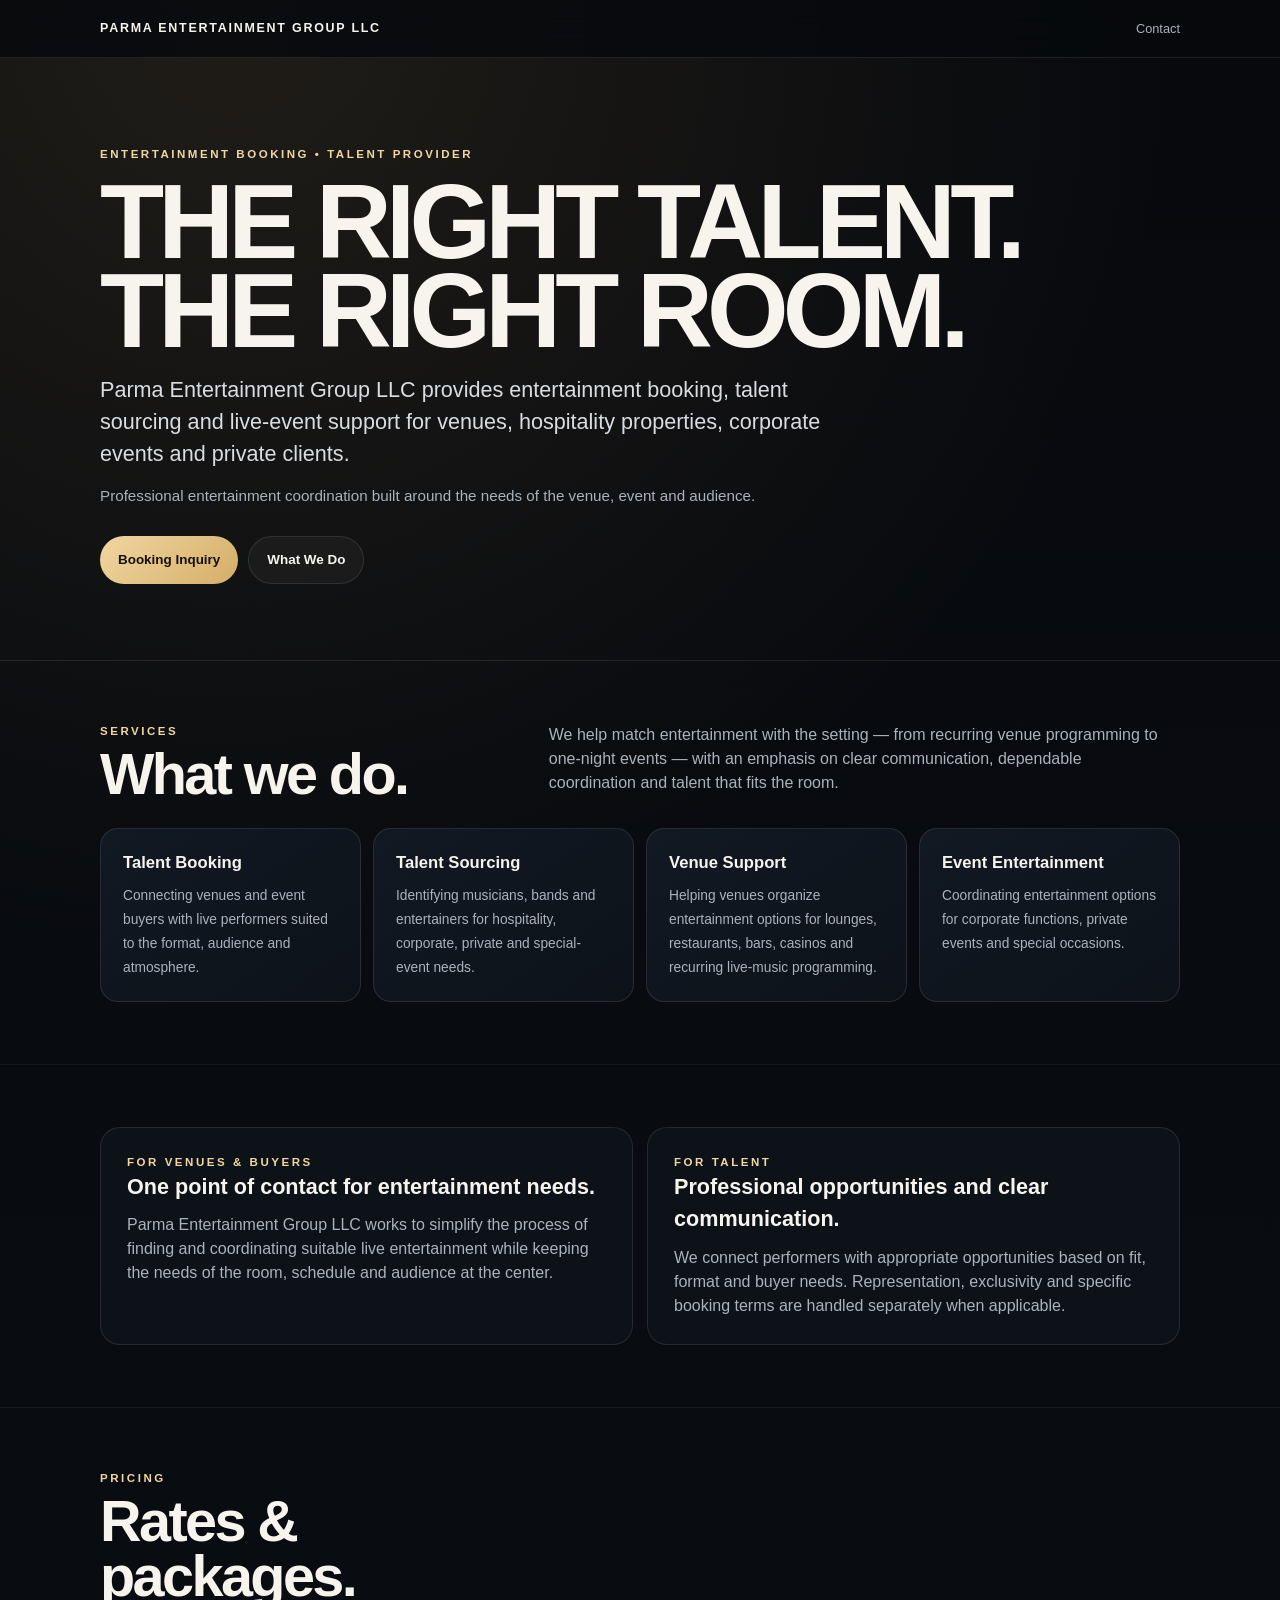
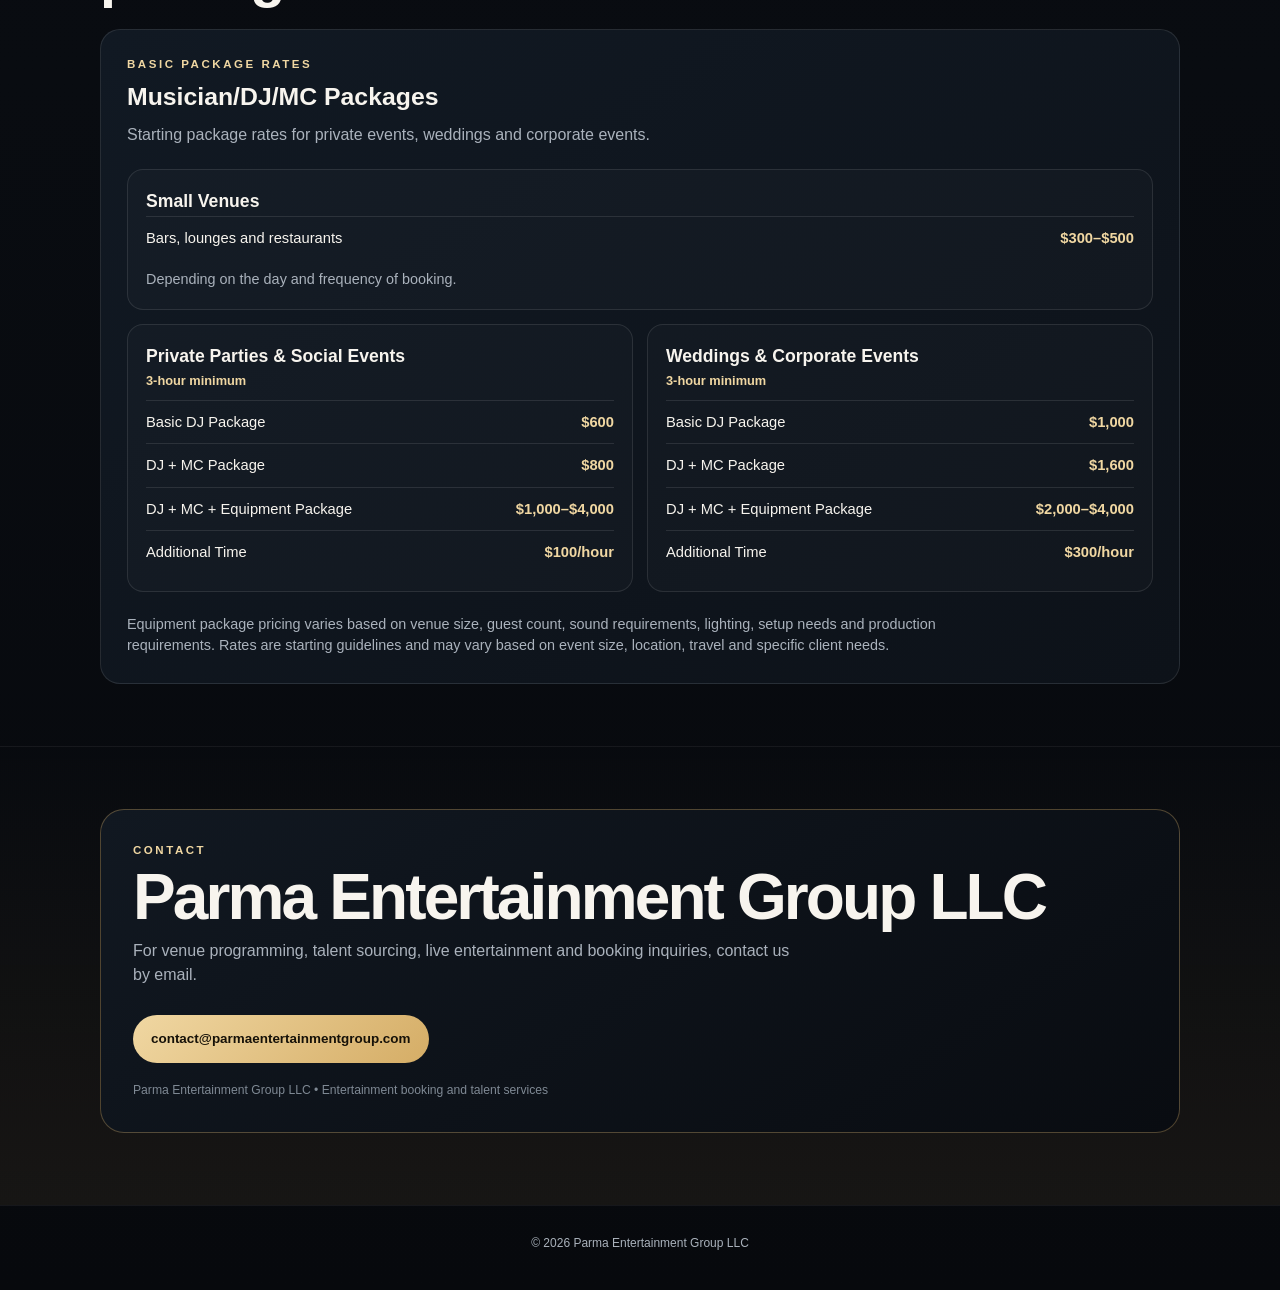
<file: index.html>
<!doctype html>
<html lang="en">
<head>
<meta charset="utf-8">
<meta name="viewport" content="width=device-width,initial-scale=1,viewport-fit=cover">
<meta name="theme-color" content="#07090d">
<title>Parma Entertainment Group LLC | Entertainment Booking & Talent</title>
<meta name="description" content="Parma Entertainment Group LLC provides entertainment booking, talent sourcing and live-event support for venues, hospitality, corporate events and private clients.">
<meta property="og:title" content="Parma Entertainment Group LLC">
<meta property="og:description" content="Entertainment Booking • Talent Provider • Live Event Support">
<meta property="og:type" content="website">
<meta property="og:url" content="https://parmaentertainmentgroup.com/">
<link rel="canonical" href="https://parmaentertainmentgroup.com/">
<style>
:root{--bg:#07090d;--panel:#0d1219;--panel2:#111923;--text:#f7f4ee;--muted:#aab2bc;--line:rgba(255,255,255,.10);--gold:#d5ad66;--gold2:#f0d7a2;--max:1080px}
*{box-sizing:border-box}
html{background:var(--bg);scroll-behavior:smooth}
body{margin:0;background:radial-gradient(circle at 18% 0,rgba(213,173,102,.12),transparent 31%),linear-gradient(180deg,#07090d,#090c11 58%,#07090d);color:var(--text);font-family:-apple-system,BlinkMacSystemFont,"Segoe UI",Arial,sans-serif;line-height:1.5}
a{color:inherit}.wrap{width:min(var(--max),calc(100% - 32px));margin:auto}
.top{height:58px;border-bottom:1px solid var(--line);display:flex;align-items:center;background:rgba(7,9,13,.82);backdrop-filter:blur(14px);position:sticky;top:0;z-index:10}
.top .wrap{display:flex;align-items:center;justify-content:space-between;gap:20px}
.brand{font-weight:900;letter-spacing:.14em;font-size:.78rem}.top a{text-decoration:none;color:var(--muted);font-size:.8rem}
.hero{padding:88px 0 76px;border-bottom:1px solid var(--line)}
.kicker{font-size:.72rem;letter-spacing:.22em;text-transform:uppercase;color:var(--gold2);font-weight:900}
.hero h1{font-size:clamp(3.2rem,8.2vw,7.4rem);line-height:.85;letter-spacing:-.055em;margin:14px 0 18px;max-width:950px}
.hero .lead{font-size:clamp(1.05rem,2vw,1.35rem);max-width:760px;color:#d9dde2;margin:0}
.tagline{margin-top:14px;color:var(--muted);font-size:.95rem}
.actions{display:flex;gap:10px;flex-wrap:wrap;margin-top:28px}
.btn{min-height:48px;padding:0 18px;border-radius:999px;border:1px solid var(--line);display:inline-flex;align-items:center;justify-content:center;text-decoration:none;font-size:.84rem;font-weight:900;background:rgba(255,255,255,.04)}
.btn.primary{background:linear-gradient(135deg,var(--gold2),var(--gold));color:#161108;border:0}
section{padding:62px 0;border-bottom:1px solid rgba(255,255,255,.06)}
.section-head{display:grid;grid-template-columns:.8fr 1.2fr;gap:28px;align-items:start;margin-bottom:26px}
.section-head h2{font-size:clamp(2.1rem,4.5vw,3.8rem);letter-spacing:-.045em;line-height:.95;margin:7px 0 0}
.section-head p{margin:0;color:var(--muted);font-size:1rem;max-width:610px}
.services{display:grid;grid-template-columns:repeat(4,1fr);gap:12px}
.card{background:linear-gradient(145deg,var(--panel2),var(--panel));border:1px solid var(--line);border-radius:18px;padding:22px}
.card strong{display:block;font-size:1.04rem;margin-bottom:7px}.card span{color:var(--muted);font-size:.86rem}
.split{display:grid;grid-template-columns:1fr 1fr;gap:14px}
.panel{background:var(--panel);border:1px solid var(--line);border-radius:20px;padding:26px}
.panel h3{font-size:1.35rem;margin:0 0 10px}.panel p{margin:0;color:var(--muted)}
.rate-sheet{background:linear-gradient(145deg,var(--panel2),var(--panel));border:1px solid var(--line);border-radius:20px;padding:26px}
.rate-sheet h3{font-size:1.55rem;margin:4px 0 8px}.rate-intro,.rate-note{color:var(--muted);margin:0;max-width:820px}
.rate-grid{display:grid;grid-template-columns:repeat(2,minmax(0,1fr));gap:14px;margin:22px 0}
.rate-group{border:1px solid var(--line);border-radius:16px;padding:18px;background:rgba(255,255,255,.02)}
.rate-group h4{font-size:1.1rem;margin:0 0 2px}.rate-minimum{font-size:.8rem;color:var(--gold2);font-weight:700;margin-bottom:10px}
.rate-row{display:flex;justify-content:space-between;align-items:baseline;gap:16px;border-top:1px solid var(--line);padding:10px 0;font-size:.92rem}
.rate-row strong{white-space:nowrap;color:var(--gold2)}.rate-note{font-size:.9rem}.small-venue{grid-column:1/-1}.small-venue .rate-note{margin-top:10px}
.contact{background:linear-gradient(180deg,transparent,rgba(213,173,102,.08));padding-bottom:72px}
.contact-box{border:1px solid rgba(213,173,102,.34);border-radius:24px;padding:32px;background:linear-gradient(145deg,#111821,#090c11)}
.contact-box h2{font-size:clamp(2.3rem,5vw,4.5rem);line-height:.94;letter-spacing:-.045em;margin:8px 0 12px}
.contact-box p{margin:0;color:var(--muted);max-width:670px}
.legal{margin-top:18px;color:#7f8994;font-size:.76rem}
footer{padding:28px 0 38px;color:var(--muted);font-size:.75rem;text-align:center}
@media(max-width:850px){.services{grid-template-columns:1fr 1fr}.section-head,.split{grid-template-columns:1fr}.section-head{gap:12px}}
@media(max-width:520px){.wrap{width:min(100% - 22px,var(--max))}.top{height:52px}.brand{font-size:.69rem;letter-spacing:.10em}.top a{font-size:.72rem}.hero{padding:58px 0 48px}.hero h1{font-size:3.25rem}.services{grid-template-columns:1fr 1fr;gap:8px}.card{padding:16px}.card strong{font-size:.93rem}.card span{font-size:.76rem}section{padding:42px 0}.panel,.rate-sheet{padding:20px}.rate-grid{grid-template-columns:1fr}.contact-box{padding:23px}.actions .btn{flex:1 1 46%}}
</style>
</head>
<body>
<header class="top">
  <div class="wrap">
    <div class="brand">PARMA ENTERTAINMENT GROUP LLC</div>
    <a href="#contact">Contact</a>
  </div>
</header>

<main>
<section class="hero">
  <div class="wrap">
    <div class="kicker">Entertainment Booking • Talent Provider</div>
    <h1>THE RIGHT TALENT.<br>THE RIGHT ROOM.</h1>
    <p class="lead">Parma Entertainment Group LLC provides entertainment booking, talent sourcing and live-event support for venues, hospitality properties, corporate events and private clients.</p>
    <p class="tagline">Professional entertainment coordination built around the needs of the venue, event and audience.</p>
    <div class="actions">
      <a class="btn primary" href="mailto:contact@parmaentertainmentgroup.com?subject=Parma%20Entertainment%20Group%20Inquiry">Booking Inquiry</a>
      <a class="btn" href="#services">What We Do</a>
    </div>
  </div>
</section>

<section id="services">
  <div class="wrap">
    <div class="section-head">
      <div><div class="kicker">Services</div><h2>What we do.</h2></div>
      <p>We help match entertainment with the setting — from recurring venue programming to one-night events — with an emphasis on clear communication, dependable coordination and talent that fits the room.</p>
    </div>
    <div class="services">
      <div class="card"><strong>Talent Booking</strong><span>Connecting venues and event buyers with live performers suited to the format, audience and atmosphere.</span></div>
      <div class="card"><strong>Talent Sourcing</strong><span>Identifying musicians, bands and entertainers for hospitality, corporate, private and special-event needs.</span></div>
      <div class="card"><strong>Venue Support</strong><span>Helping venues organize entertainment options for lounges, restaurants, bars, casinos and recurring live-music programming.</span></div>
      <div class="card"><strong>Event Entertainment</strong><span>Coordinating entertainment options for corporate functions, private events and special occasions.</span></div>
    </div>
  </div>
</section>

<section>
  <div class="wrap split">
    <div class="panel">
      <div class="kicker">For Venues & Buyers</div>
      <h3>One point of contact for entertainment needs.</h3>
      <p>Parma Entertainment Group LLC works to simplify the process of finding and coordinating suitable live entertainment while keeping the needs of the room, schedule and audience at the center.</p>
    </div>
    <div class="panel">
      <div class="kicker">For Talent</div>
      <h3>Professional opportunities and clear communication.</h3>
      <p>We connect performers with appropriate opportunities based on fit, format and buyer needs. Representation, exclusivity and specific booking terms are handled separately when applicable.</p>
    </div>
  </div>
</section>

<section id="rates">
  <div class="wrap">
    <div class="section-head">
      <div><div class="kicker">Pricing</div><h2>Rates & packages.</h2></div>
    </div>
    <div class="rate-sheet">
      <div class="kicker">Basic Package Rates</div>
      <h3>Musician/DJ/MC Packages</h3>
      <p class="rate-intro">Starting package rates for private events, weddings and corporate events.</p>
      <div class="rate-grid">
        <div class="rate-group small-venue">
          <h4>Small Venues</h4>
          <div class="rate-row"><span>Bars, lounges and restaurants</span><strong>$300–$500</strong></div>
          <p class="rate-note">Depending on the day and frequency of booking.</p>
        </div>
        <div class="rate-group">
          <h4>Private Parties & Social Events</h4>
          <div class="rate-minimum">3-hour minimum</div>
          <div class="rate-row"><span>Basic DJ Package</span><strong>$600</strong></div>
          <div class="rate-row"><span>DJ + MC Package</span><strong>$800</strong></div>
          <div class="rate-row"><span>DJ + MC + Equipment Package</span><strong>$1,000–$4,000</strong></div>
          <div class="rate-row"><span>Additional Time</span><strong>$100/hour</strong></div>
        </div>
        <div class="rate-group">
          <h4>Weddings & Corporate Events</h4>
          <div class="rate-minimum">3-hour minimum</div>
          <div class="rate-row"><span>Basic DJ Package</span><strong>$1,000</strong></div>
          <div class="rate-row"><span>DJ + MC Package</span><strong>$1,600</strong></div>
          <div class="rate-row"><span>DJ + MC + Equipment Package</span><strong>$2,000–$4,000</strong></div>
          <div class="rate-row"><span>Additional Time</span><strong>$300/hour</strong></div>
        </div>
      </div>
      <p class="rate-note">Equipment package pricing varies based on venue size, guest count, sound requirements, lighting, setup needs and production requirements. Rates are starting guidelines and may vary based on event size, location, travel and specific client needs.</p>
    </div>
  </div>
</section>

<section class="contact" id="contact">
  <div class="wrap">
    <div class="contact-box">
      <div class="kicker">Contact</div>
      <h2>Parma Entertainment Group LLC</h2>
      <p>For venue programming, talent sourcing, live entertainment and booking inquiries, contact us by email.</p>
      <div class="actions">
        <a class="btn primary" href="mailto:contact@parmaentertainmentgroup.com?subject=Parma%20Entertainment%20Group%20Inquiry">contact@parmaentertainmentgroup.com</a>
      </div>
      <div class="legal">Parma Entertainment Group LLC • Entertainment booking and talent services</div>
    </div>
  </div>
</section>
</main>

<footer>© 2026 Parma Entertainment Group LLC</footer>
</body>
</html>
</file>
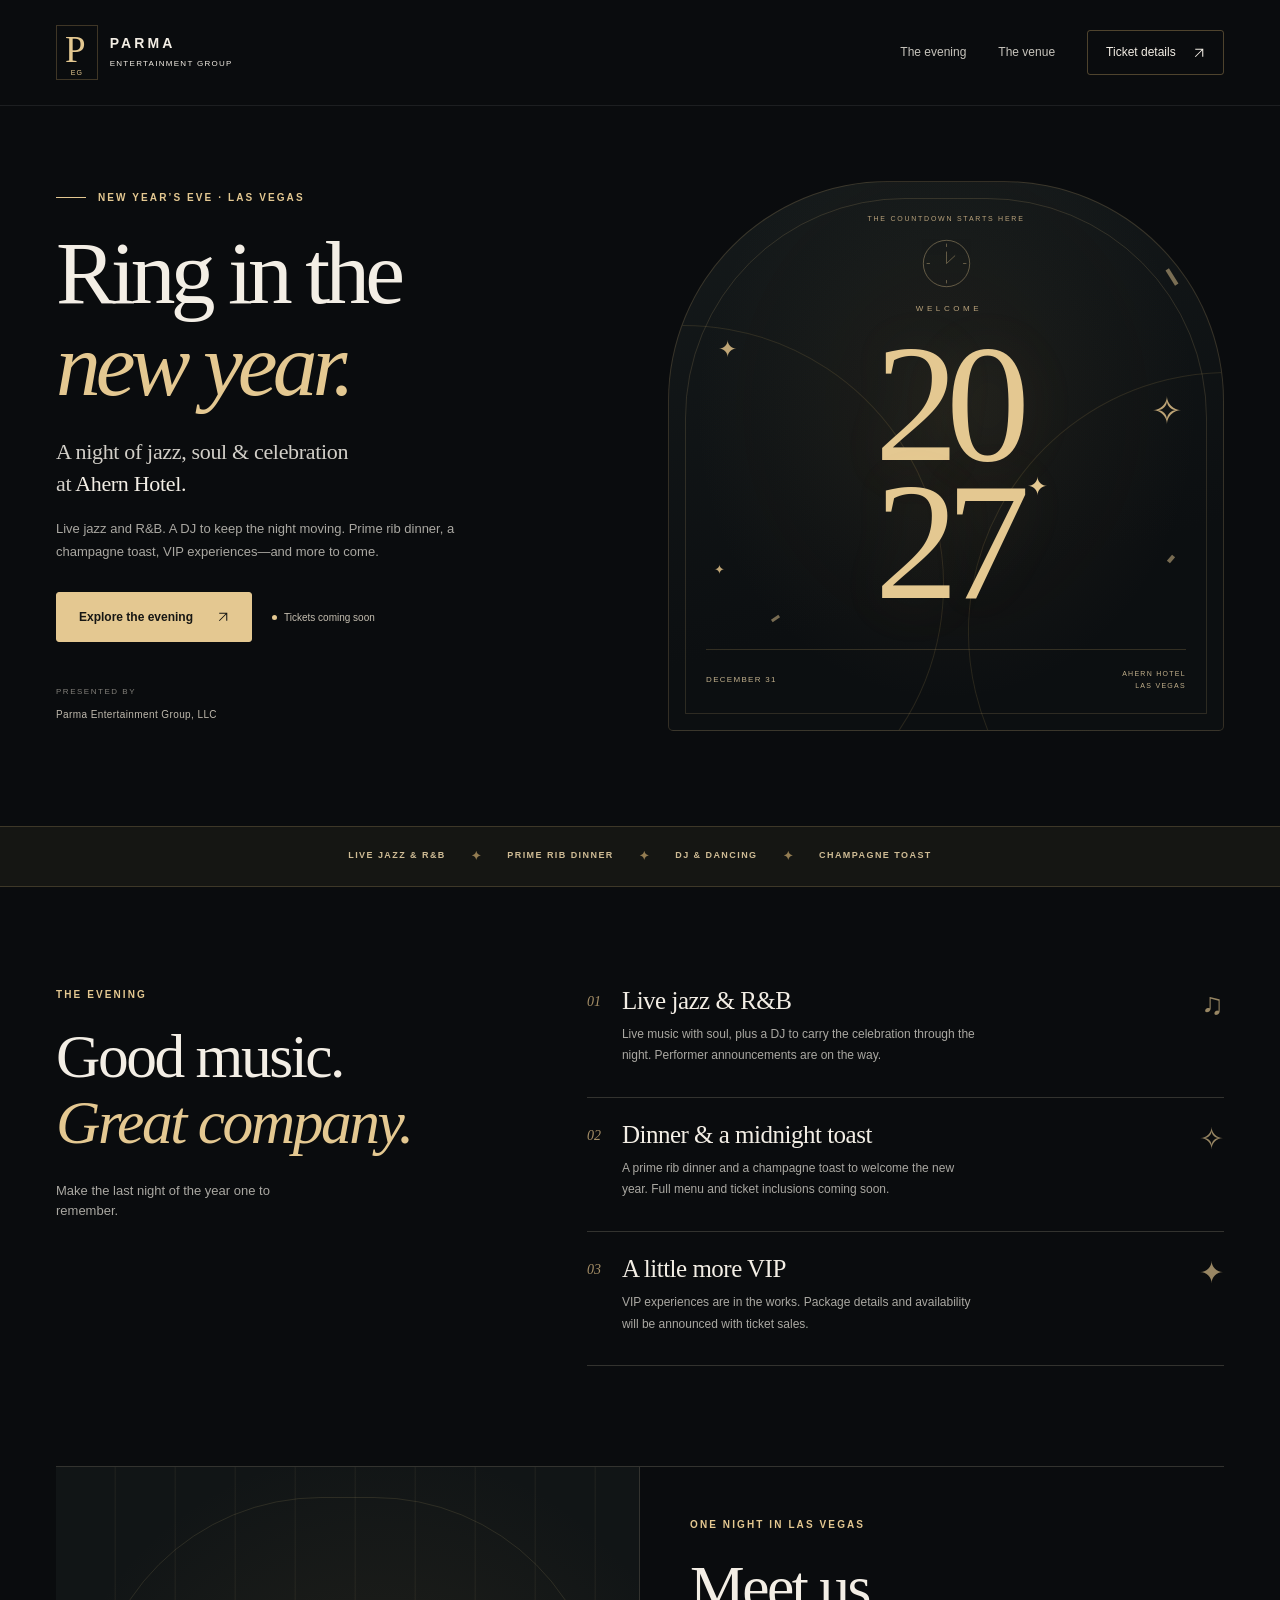
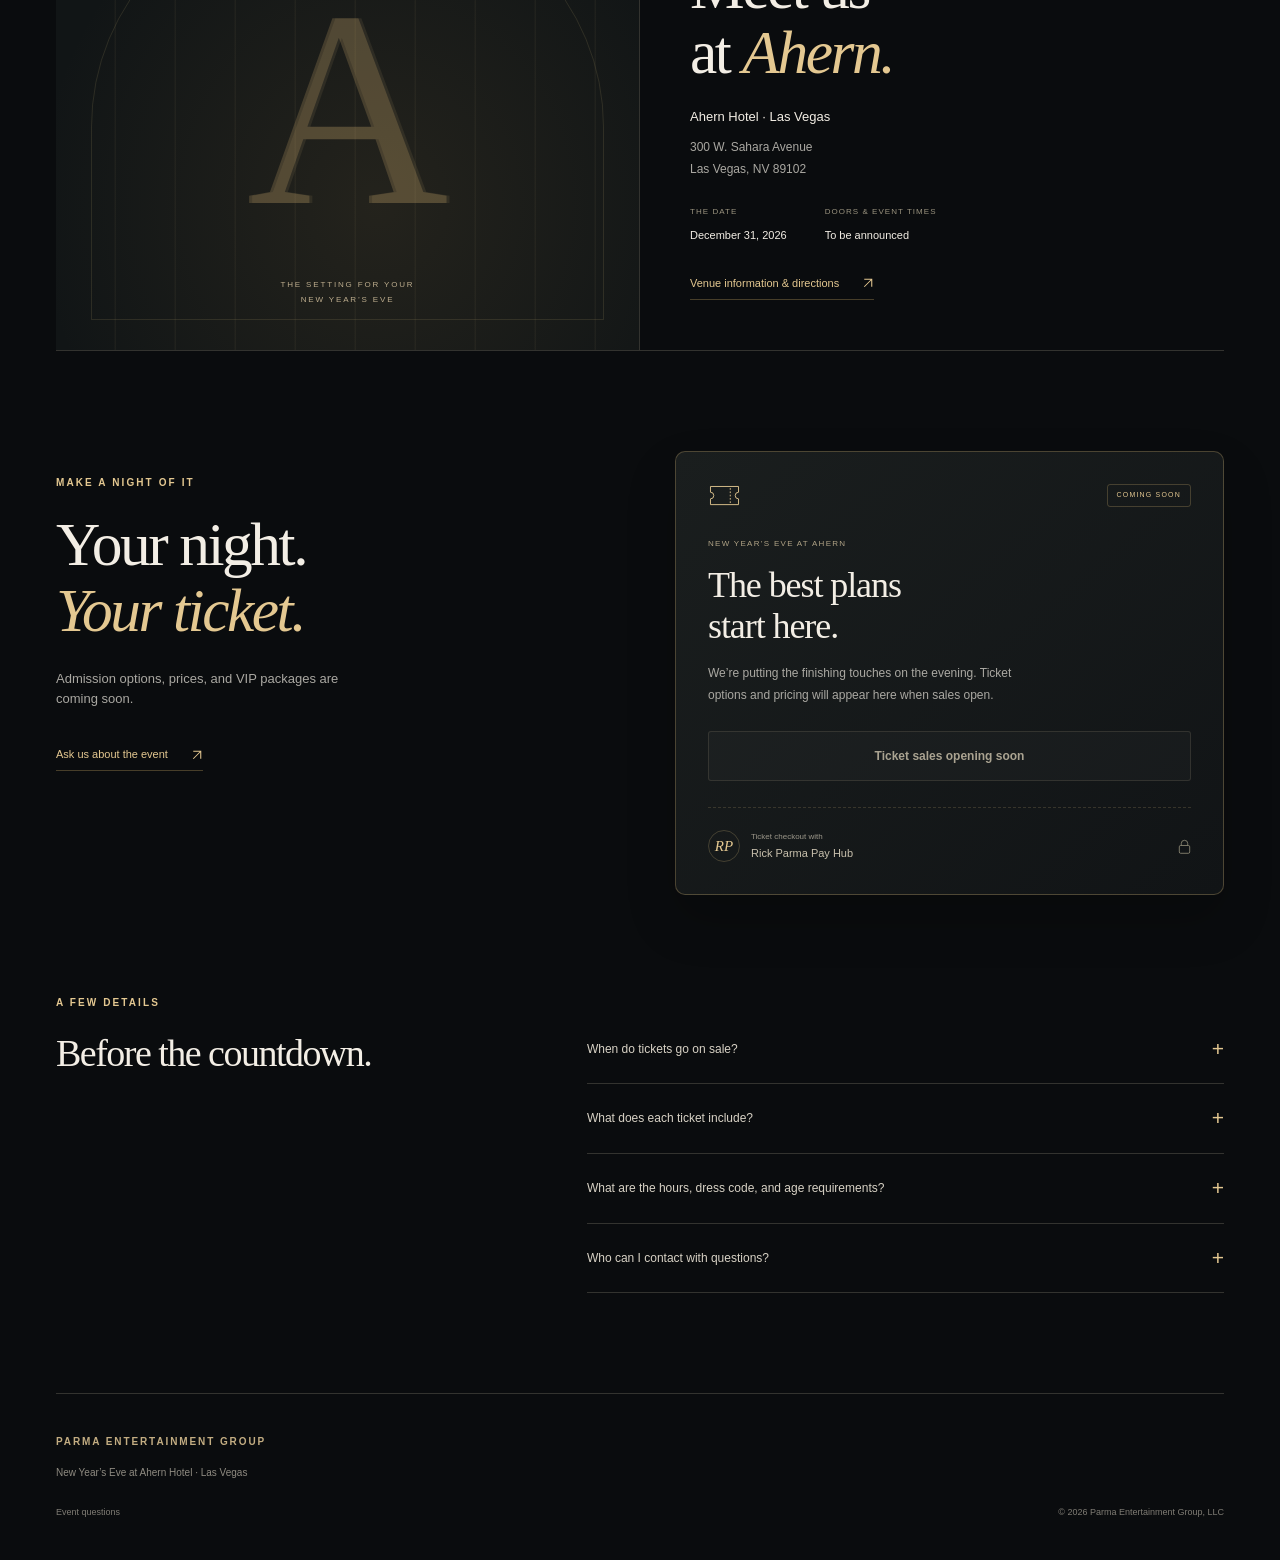
<file: nye/index.html>
<!doctype html>
<html lang="en">
<head>
  <meta charset="utf-8">
  <meta name="viewport" content="width=device-width,initial-scale=1,viewport-fit=cover">
  <meta name="theme-color" content="#0a0c0e">
  <meta name="robots" content="noindex,follow">
  <title>New Year's Eve at Ahern | Parma Entertainment Group</title>
  <meta name="description" content="New Year's Eve at Ahern Hotel in Las Vegas. Live jazz and R&B, DJ, prime rib dinner, champagne toast, VIP experiences and more. Ticket information coming soon.">
  <meta property="og:title" content="New Year's Eve at Ahern Hotel">
  <meta property="og:description" content="Live jazz & R&B. Prime rib dinner. A champagne toast. Celebrate with Parma Entertainment Group in Las Vegas.">
  <meta property="og:type" content="website">
  <meta property="og:url" content="https://parmaentertainmentgroup.com/nye/">
  <link rel="canonical" href="https://parmaentertainmentgroup.com/nye/">
  <link rel="icon" href="./assets/midnight.svg" type="image/svg+xml">
  <link rel="stylesheet" href="./styles.css">
</head>
<body>
  <a class="skip-link" href="#main">Skip to event details</a>
  <header class="site-header">
    <a class="brand" href="/" aria-label="Parma Entertainment Group home"><span class="brand-mark" aria-hidden="true">P<span>EG</span></span><span>PARMA<br><small>ENTERTAINMENT GROUP</small></span></a>
    <nav aria-label="Event navigation"><a href="#experience">The evening</a><a href="#venue">The venue</a><a class="nav-ticket" href="#tickets">Ticket details <svg class="arrow-icon" viewBox="0 0 16 16" aria-hidden="true"><path d="M3 13 13 3M3 3h10v10"/></svg></a></nav>
  </header>
  <main id="main">
    <section class="hero" aria-labelledby="event-title">
      <div class="hero-copy">
        <p class="eyebrow"><span class="gold-line" aria-hidden="true"></span> NEW YEAR’S EVE · LAS VEGAS</p>
        <h1 id="event-title">Ring in the<br><em>new year.</em></h1>
        <p class="hero-subtitle">A night of jazz, soul & celebration<br>at <strong>Ahern Hotel.</strong></p>
        <p class="hero-description">Live jazz and R&B. A DJ to keep the night moving. Prime rib dinner, a champagne toast, VIP experiences—and more to come.</p>
        <div class="hero-actions"><a class="button button-gold" href="#experience">Explore the evening <svg class="arrow-icon" viewBox="0 0 16 16" aria-hidden="true"><path d="M3 13 13 3M3 3h10v10"/></svg></a><span class="coming-label"><i aria-hidden="true"></i> Tickets coming soon</span></div>
        <div class="presenter"><span>PRESENTED BY</span><strong>Parma Entertainment Group, LLC</strong></div>
      </div>
      <div class="midnight-art" aria-hidden="true">
        <div class="art-halo"></div><div class="orbit orbit-one"></div><div class="orbit orbit-two"></div>
        <span class="star star-one">✦</span><span class="star star-two">✧</span><span class="star star-three">✦</span>
        <div class="clock-crown"><span>THE COUNTDOWN STARTS HERE</span><svg viewBox="0 0 80 80"><circle cx="40" cy="40" r="35"/><path d="M40 10v5m30 25h-5M40 70v-5M10 40h5M40 22v18l13-12"/></svg></div>
        <div class="art-year"><span class="year-overline">WELCOME</span><span>20</span><span class="last-year">27<span class="year-spark">✦</span></span></div>
        <div class="art-caption"><span>DECEMBER 31</span><span>AHERN HOTEL<br>LAS VEGAS</span></div>
        <div class="confetti confetti-one"></div><div class="confetti confetti-two"></div><div class="confetti confetti-three"></div>
      </div>
    </section>
    <div class="night-strip" aria-label="Event highlights"><span>LIVE JAZZ & R&B</span><i aria-hidden="true">✦</i><span>PRIME RIB DINNER</span><i aria-hidden="true">✦</i><span>DJ & DANCING</span><i aria-hidden="true">✦</i><span>CHAMPAGNE TOAST</span></div>
    <section class="experience section-wrap" id="experience" aria-labelledby="experience-heading">
      <div class="section-heading"><p class="eyebrow">THE EVENING</p><h2 id="experience-heading">Good music.<br><em>Great company.</em></h2><p>Make the last night of the year one to remember.</p></div>
      <div class="experience-list">
        <article><span class="experience-number">01</span><div><h3>Live jazz & R&B</h3><p>Live music with soul, plus a DJ to carry the celebration through the night. Performer announcements are on the way.</p></div><span class="mini-symbol" aria-hidden="true">♫</span></article>
        <article><span class="experience-number">02</span><div><h3>Dinner & a midnight toast</h3><p>A prime rib dinner and a champagne toast to welcome the new year. Full menu and ticket inclusions coming soon.</p></div><span class="mini-symbol" aria-hidden="true">✧</span></article>
        <article><span class="experience-number">03</span><div><h3>A little more VIP</h3><p>VIP experiences are in the works. Package details and availability will be announced with ticket sales.</p></div><span class="mini-symbol" aria-hidden="true">✦</span></article>
      </div>
    </section>
    <section class="venue-section" id="venue" aria-labelledby="venue-heading">
      <div class="venue-art" aria-hidden="true"><div class="venue-monogram">A</div><span>THE SETTING FOR YOUR<br>NEW YEAR’S EVE</span></div>
      <div class="venue-copy"><p class="eyebrow">ONE NIGHT IN LAS VEGAS</p><h2 id="venue-heading">Meet us<br>at <em>Ahern.</em></h2><p class="venue-name">Ahern Hotel · Las Vegas</p><p class="venue-address">300 W. Sahara Avenue<br>Las Vegas, NV 89102</p><div class="event-facts"><div><span>THE DATE</span><strong data-event-date>December 31, 2026</strong></div><div><span>DOORS & EVENT TIMES</span><strong>To be announced</strong></div></div><a class="text-link" href="https://ahernhotel.com/contact-us/" target="_blank" rel="noopener">Venue information & directions <svg class="arrow-icon" viewBox="0 0 16 16" aria-hidden="true"><path d="M3 13 13 3M3 3h10v10"/></svg></a></div>
    </section>
    <section class="tickets-section section-wrap" id="tickets" aria-labelledby="tickets-heading">
      <div class="ticket-intro"><p class="eyebrow">MAKE A NIGHT OF IT</p><h2 id="tickets-heading">Your night.<br><em>Your ticket.</em></h2><p>Admission options, prices, and VIP packages are coming soon.</p><a class="text-link" href="mailto:contact@parmaentertainmentgroup.com?subject=NYE%20at%20Ahern%20Inquiry">Ask us about the event <svg class="arrow-icon" viewBox="0 0 16 16" aria-hidden="true"><path d="M3 13 13 3M3 3h10v10"/></svg></a></div>
      <div class="ticket-panel">
        <div class="ticket-panel-top"><span class="ticket-icon" aria-hidden="true"><svg viewBox="0 0 40 28"><path d="M3 3h34v7a4 4 0 0 0 0 8v7H3v-7a4 4 0 0 0 0-8V3Z"/><path class="ticket-dash" d="M27 5v18"/></svg></span><span class="status-chip" id="sale-status">COMING SOON</span></div>
        <p class="ticket-eyebrow">NEW YEAR’S EVE AT AHERN</p><h3 id="ticket-state-heading">The best plans<br>start here.</h3><p class="ticket-note" id="ticket-state-copy">We’re putting the finishing touches on the evening. Ticket options and pricing will appear here when sales open.</p>
        <div id="ticket-form-wrap" hidden><form id="ticket-form"><label for="ticket-type">Ticket option</label><select id="ticket-type" name="ticketType" required></select><label for="ticket-quantity">Guests</label><select id="ticket-quantity" name="quantity"><option value="1">1 guest</option><option value="2">2 guests</option><option value="3">3 guests</option><option value="4">4 guests</option></select><button class="button button-gold" id="checkout-button" type="submit">Continue to secure checkout <svg class="arrow-icon" viewBox="0 0 16 16" aria-hidden="true"><path d="M3 13 13 3M3 3h10v10"/></svg></button></form></div>
        <button class="button closed-button" type="button" id="closed-button" disabled>Ticket sales opening soon</button>
        <p class="checkout-message" id="checkout-message" role="status" aria-live="polite"></p>
        <div class="pay-hub-credit"><span class="pay-hub-mark" aria-hidden="true">RP</span><span>Ticket checkout with<strong>Rick Parma Pay Hub</strong></span><svg class="lock-icon" viewBox="0 0 20 24" aria-hidden="true"><rect x="2" y="10" width="16" height="12" rx="2"/><path d="M5 10V7a5 5 0 0 1 10 0v3"/></svg></div>
      </div>
      <div class="embedded-checkout" id="embedded-checkout" hidden><div class="embedded-heading"><h3>Secure ticket payment</h3><a id="checkout-fallback" target="_blank" rel="noopener">Open checkout in a new tab <svg class="arrow-icon" viewBox="0 0 16 16" aria-hidden="true"><path d="M3 13 13 3M3 3h10v10"/></svg></a></div><iframe id="pay-hub-frame" title="Rick Parma Pay Hub ticket checkout" allow="payment *" referrerpolicy="strict-origin-when-cross-origin"></iframe><p>Keep this page open until Pay Hub confirms your payment.</p></div>
    </section>
    <section class="faq-section section-wrap" aria-labelledby="faq-heading"><p class="eyebrow">A FEW DETAILS</p><h2 id="faq-heading">Before the countdown.</h2><div class="faq-list"><details><summary>When do tickets go on sale?</summary><p>Ticket prices and the on-sale announcement will be posted on this page. Checkout is not open yet.</p></details><details><summary>What does each ticket include?</summary><p>The evening features live jazz and R&B, a DJ, prime rib dinner, a champagne toast, and VIP experiences. The inclusions for each ticket and VIP package will be listed before sales open.</p></details><details><summary>What are the hours, dress code, and age requirements?</summary><p>Those event details are being finalized and will be announced here.</p></details><details><summary>Who can I contact with questions?</summary><p>Email <a href="mailto:contact@parmaentertainmentgroup.com?subject=NYE%20at%20Ahern%20Inquiry">contact@parmaentertainmentgroup.com</a> for event questions and VIP inquiries.</p></details></div></section>
  </main>
  <footer><a class="footer-brand" href="/">PARMA ENTERTAINMENT GROUP</a><p>New Year’s Eve at Ahern Hotel · Las Vegas</p><div><a href="mailto:contact@parmaentertainmentgroup.com">Event questions</a><span>© 2026 Parma Entertainment Group, LLC</span></div></footer>
  <script src="./app.js" type="module"></script>
</body>
</html>
</file>
<file: nye/styles.css>
:root{--ink:#0a0c0e;--panel:#121619;--gold:#e4c891;--gold-light:#f3dfb7;--cream:#f3eee5;--muted:#aaa8a2;--line:#33332f;--serif:Georgia,'Times New Roman',serif;--sans:Arial,Helvetica,sans-serif;color-scheme:dark}*{box-sizing:border-box}html{scroll-behavior:smooth;scroll-padding-top:100px;background:var(--ink)}body{margin:0;color:var(--cream);background:var(--ink);font-family:var(--sans);font-size:16px;line-height:1.55;-webkit-font-smoothing:antialiased}a{color:inherit}button,input,select{font:inherit}button,a,summary,select{-webkit-tap-highlight-color:transparent}button:focus-visible,a:focus-visible,summary:focus-visible,select:focus-visible{outline:2px solid var(--gold);outline-offset:5px}a{text-decoration:none}svg{display:block}button{cursor:pointer}[hidden]{display:none!important}.skip-link{position:fixed;top:8px;left:8px;background:var(--gold);color:var(--ink);padding:10px 18px;z-index:99;transform:translateY(-150%)}.skip-link:focus{transform:translateY(0)}.site-header{max-width:1320px;margin:auto;padding:25px 56px;display:flex;align-items:center;justify-content:space-between;border-bottom:1px solid #ffffff14;gap:24px}.brand{display:flex;align-items:center;gap:12px;font-size:14px;letter-spacing:.22em;font-weight:700;line-height:1.25}.brand small{font-size:8px;letter-spacing:.16em;font-weight:400}.brand-mark{font-family:var(--serif);font-size:37px;font-weight:400;color:var(--gold);line-height:1;border:1px solid #a78b5755;padding:5px 8px 3px;position:relative}.brand-mark span{font:7px var(--sans);letter-spacing:1px;display:block;text-align:center;margin-top:1px}nav{display:flex;align-items:center;gap:32px;font-size:12px}nav>a:not(.nav-ticket){color:#c7c4bc}.nav-ticket{padding:12px 18px;border:1px solid #a78b5770;border-radius:3px}.nav-ticket span{margin-left:18px;color:var(--gold)}.hero{max-width:1320px;margin:auto;display:grid;grid-template-columns:1.04fr 1fr;min-height:720px;padding:48px 56px 68px;gap:34px;align-items:center;overflow:hidden}.eyebrow{font-size:10px;letter-spacing:.21em;font-weight:600;color:var(--gold);margin:0 0 22px;display:flex;align-items:center;gap:12px}.gold-line{width:30px;height:1px;background:var(--gold)}h1,h2,h3,p{margin-top:0}h1{font:normal clamp(62px,7vw,100px)/1.02 var(--serif);letter-spacing:-.055em;margin-bottom:26px}em{font-weight:400;color:var(--gold);font-style:italic}h2{font:normal clamp(40px,4.8vw,62px)/1.07 var(--serif);letter-spacing:-.04em;margin-bottom:25px}.hero-subtitle{font:22px/1.45 var(--serif);color:#d2cfc8;letter-spacing:-.015em;margin-bottom:17px}.hero-subtitle strong{font-weight:400;color:var(--cream)}.hero-description{max-width:410px;font-size:13px;line-height:1.8;color:var(--muted);margin-bottom:29px}.hero-actions{display:flex;gap:20px;align-items:center;flex-wrap:wrap}.button{min-height:50px;padding:14px 22px;display:inline-flex;justify-content:space-between;align-items:center;gap:24px;border-radius:3px;border:1px solid var(--gold);font-size:12px;font-weight:700}.button-gold{background:var(--gold);color:#171714;transition:background .2s}.button-gold:hover{background:var(--gold-light)}.coming-label{font-size:10px;color:#c5beb0;display:flex;gap:7px;align-items:center}.coming-label i{height:5px;width:5px;background:var(--gold);border-radius:100%}.presenter{margin-top:44px;display:flex;gap:8px;flex-direction:column}.presenter>span{font-size:8px;letter-spacing:.19em;color:#817f79}.presenter strong{font-size:10px;font-weight:400;letter-spacing:.04em;color:#bfb9ad}.midnight-art{height:580px;position:relative;isolation:isolate;display:flex;align-items:center;justify-content:center;border-radius:220px 220px 5px 5px;border:1px solid #a88d5d42;background:radial-gradient(ellipse at 50% 42%,#78613a22,transparent 64%),linear-gradient(165deg,#151a1b,#0c0f11 70%);overflow:hidden}.art-halo{position:absolute;inset:16px;border:1px solid #b69b6933;border-radius:220px 220px 0 0;z-index:-1}.orbit{position:absolute;border:1px solid #b99a5a29;width:520px;height:520px;border-radius:50%;transform:rotate(-35deg)}.orbit-one{top:143px;left:-245px}.orbit-two{top:190px;right:-265px}.clock-crown{position:absolute;top:32px;display:flex;align-items:center;flex-direction:column;gap:12px}.clock-crown>span{font-size:7px;letter-spacing:.25em;color:#b9a27b}.clock-crown svg{width:53px;fill:none;stroke:var(--gold);stroke-width:.8;opacity:.7}.art-year{font:normal 168px/.79 var(--serif);letter-spacing:-.075em;position:relative;text-align:center;color:#e4c891;text-shadow:0 0 60px #dcb9761c}.art-year>span{display:block}.art-year .year-overline{font:8px var(--sans);letter-spacing:.45em;color:#b9a27b;margin-bottom:24px;text-indent:6px}.last-year{margin-top:5px}.year-spark{font-size:25px;position:absolute;right:-18px;top:173px}.art-caption{position:absolute;bottom:37px;left:37px;right:37px;border-top:1px solid #9b825446;padding-top:18px;display:flex;justify-content:space-between;align-items:center;gap:20px;font-size:8px;letter-spacing:.16em;color:#c2b08c}.art-caption>span:last-child{text-align:right;font-size:7px;line-height:1.8}.star{position:absolute;color:#bfa576}.star-one{left:49px;top:150px;font-size:23px}.star-two{right:40px;top:200px;font-size:38px}.star-three{left:45px;bottom:150px;font-size:13px}.confetti{position:absolute;background:var(--gold);opacity:.5;width:4px;height:18px;transform:rotate(-32deg)}.confetti-one{top:86px;right:49px}.confetti-two{bottom:167px;right:50px;transform:rotate(40deg);height:8px}.confetti-three{bottom:107px;left:105px;width:3px;height:9px;transform:rotate(55deg)}.night-strip{border-top:1px solid #b69b6940;border-bottom:1px solid #b69b6940;background:#151613;display:flex;align-items:center;justify-content:center;gap:37px;padding:20px 22px;font-size:9px;font-weight:600;letter-spacing:.16em;color:#cfbc95}.night-strip i{font-size:12px;font-style:normal;color:#947d52}.section-wrap{max-width:1208px;margin:auto;padding:100px 0}.experience{display:grid;grid-template-columns:.85fr 1.15fr;gap:100px}.section-heading p:last-child{font-size:13px;color:var(--muted);max-width:250px}.experience-list article{display:flex;gap:21px;border-bottom:1px solid var(--line);padding:23px 0}.experience-list article:first-child{padding-top:0}.experience-number{font:italic 14px var(--serif);color:#a68f67;padding-top:7px}.experience-list h3{font:normal 25px var(--serif);letter-spacing:-.02em;margin-bottom:9px}.experience-list p{font-size:12px;color:var(--muted);max-width:360px;margin-bottom:7px;line-height:1.8}.mini-symbol{color:var(--gold);margin-left:auto;min-width:27px;text-align:right;font:30px var(--serif);opacity:.65}.venue-section{max-width:1208px;margin:0 auto;display:grid;grid-template-columns:1fr 1fr;border-top:1px solid var(--line);border-bottom:1px solid var(--line)}.venue-art{min-height:450px;position:relative;overflow:hidden;display:flex;align-items:center;justify-content:center;background:repeating-linear-gradient(90deg,transparent 0,transparent 58px,#b59d6c10 59px,#b59d6c10 60px),radial-gradient(ellipse at 55% 70%,#8c6f3f27,transparent 75%),#111516;border-right:1px solid var(--line)}.venue-art::before{content:'';position:absolute;inset:30px 35px;border:1px solid #bba36b28;border-radius:230px 230px 0 0}.venue-monogram{font:normal 280px var(--serif);color:#c4a26b3d;line-height:1;text-shadow:3px 0 0 #debc7b18}.venue-art>span{position:absolute;bottom:43px;font-size:8px;line-height:1.9;letter-spacing:.23em;color:#bcac8d;text-align:center}.venue-copy{padding:50px 0 50px 72px}.venue-copy h2{margin-bottom:21px}.venue-name{font-size:13px;margin-bottom:10px}.venue-address{font-size:12px;line-height:1.8;color:var(--muted)}.event-facts{display:flex;gap:38px;margin:26px 0}.event-facts>div{display:flex;flex-direction:column;gap:8px}.event-facts span{font-size:8px;letter-spacing:.13em;color:#9a937f}.event-facts strong{font-size:11px;font-weight:400}.text-link{display:inline-flex;gap:23px;align-items:center;font-size:11px;padding-bottom:7px;border-bottom:1px solid #a48a5366;color:var(--gold)}.text-link:hover{color:var(--gold-light)}.tickets-section{display:grid;grid-template-columns:1fr 1fr;gap:112px;align-items:start}.ticket-intro{padding-top:24px}.ticket-intro>p:not(.eyebrow){color:var(--muted);font-size:13px;max-width:300px;margin-bottom:32px}.ticket-panel{border:1px solid #b59c6559;border-radius:10px;background:linear-gradient(140deg,#1a1e1e,#111416);padding:32px;position:relative;box-shadow:0 25px 50px #0003}.ticket-panel-top{display:flex;justify-content:space-between;align-items:center;margin-bottom:31px}.ticket-icon svg{width:33px;fill:none;stroke:var(--gold);stroke-width:1.1}.ticket-dash{stroke-dasharray:2 2}.status-chip{border:1px solid #b59c654d;border-radius:3px;padding:5px 9px;font-size:7px;letter-spacing:.17em;color:var(--gold)}.ticket-eyebrow{font-size:8px;letter-spacing:.16em;color:#afa285;margin-bottom:15px}.ticket-panel h3{font:normal 36px/1.12 var(--serif);letter-spacing:-.03em;margin-bottom:16px}.ticket-note{font-size:12px;color:var(--muted);line-height:1.85;max-width:330px;margin-bottom:25px}.closed-button{width:100%;justify-content:center;background:#ffffff06;border-color:#6d665650;color:#aaa391;cursor:default}.pay-hub-credit{margin-top:26px;border-top:1px dashed #8a7a564d;padding-top:22px;display:flex;gap:11px;align-items:center;font-size:8px;color:#9c978a}.pay-hub-credit strong{display:block;font-size:11px;color:#c8c0ad;font-weight:400;margin-top:2px}.pay-hub-mark{display:inline-grid;place-items:center;border:1px solid #8a7a5666;border-radius:50%;width:32px;height:32px;font:italic 15px var(--serif);color:var(--gold)}.lock-icon{width:13px;margin-left:auto;fill:none;stroke:#9a947f;stroke-width:1.2}.checkout-message{font-size:12px;color:#e8cf9d;margin:10px 0}.ticket-panel label{display:block;margin:12px 0 6px;font-size:12px;color:#ccc4b6}.ticket-panel select{width:100%;background:#0c1011;color:var(--cream);border:1px solid #71644c;padding:12px;border-radius:3px}.ticket-panel form .button{margin-top:20px;width:100%}.embedded-checkout{grid-column:1/-1;border:1px solid var(--line);padding:24px;border-radius:10px}.embedded-heading{display:flex;justify-content:space-between;align-items:baseline;gap:18px;flex-wrap:wrap}.embedded-heading h3{font:26px var(--serif)}.embedded-heading a{font-size:12px;color:var(--gold);text-decoration:underline}.embedded-checkout iframe{display:block;border:0;width:100%;min-height:780px;background:#0a0a0a;border-radius:8px}.embedded-checkout>p{font-size:12px;color:var(--muted);margin-top:14px}.faq-section{padding-top:0;display:grid;grid-template-columns:.85fr 1.15fr;gap:0 100px}.faq-section>.eyebrow{grid-column:1/-1}.faq-section h2{font-size:38px}.faq-list details{border-bottom:1px solid var(--line);padding:18px 0;font-size:12px}.faq-list details:first-child{padding-top:0}.faq-list summary{cursor:pointer;display:flex;justify-content:space-between;align-items:center;gap:20px;list-style:none;color:#d8d2c5}.faq-list summary::-webkit-details-marker{display:none}.faq-list summary::after{content:'+';color:var(--gold);font-size:21px;font-weight:400}.faq-list details[open] summary::after{content:'−'}.faq-list details p{margin:14px 20px 0 0;color:var(--muted);line-height:1.8;overflow-wrap:anywhere}.faq-list a{text-decoration:underline;color:var(--gold)}footer{max-width:1208px;border-top:1px solid var(--line);margin:auto;padding:34px 0 40px}.footer-brand{font-size:10px;letter-spacing:.19em;color:#c3ad82;font-weight:600}footer>p{font-size:10px;color:#8f8b81;margin:12px 0 26px}footer>div{display:flex;justify-content:space-between;gap:20px;font-size:9px;color:#7f7c74}footer a:hover{color:var(--gold)}
@media(min-width:1500px){.hero{padding-top:74px;padding-bottom:84px}.midnight-art{height:610px}}
@media(max-width:1300px){.section-wrap,.venue-section,footer{width:calc(100% - 112px)}.experience{gap:60px}.tickets-section{gap:70px}.venue-copy{padding-left:50px}.faq-section{gap:0 60px}.midnight-art{height:550px}.night-strip{gap:25px}}
@media(max-width:950px){.site-header{padding:22px 32px}.hero{padding:50px 32px 58px;gap:24px;min-height:auto}.midnight-art{height:500px}.art-year{font-size:145px}.year-spark{top:150px}.section-wrap,.venue-section,footer{width:calc(100% - 64px)}.section-wrap{padding:72px 0}.experience{gap:45px;grid-template-columns:.85fr 1.15fr}.tickets-section{gap:45px}.venue-copy{padding-left:38px}.event-facts{gap:20px;flex-direction:column}.night-strip{gap:15px;font-size:8px;letter-spacing:.1em}.ticket-panel{padding:26px}.faq-section{padding-top:0;gap:0 35px}.hero-description{font-size:12px}.hero-actions{gap:14px}.coming-label{font-size:9px}.venue-art{min-height:460px}.clock-crown>span{font-size:6px}.art-caption{left:27px;right:27px}.presenter{margin-top:30px}}
@media(max-width:700px){.site-header{padding:18px 22px}.brand{font-size:11px}.brand small{font-size:6px}.brand-mark{font-size:29px}.brand-mark span{font-size:6px}nav{gap:0}nav>a:not(.nav-ticket){display:none}.nav-ticket{font-size:10px;padding:10px 12px}.nav-ticket span{margin-left:7px}.hero{display:flex;flex-direction:column;padding:46px 22px 36px;gap:36px;align-items:stretch}.hero-copy{position:relative;z-index:1}.eyebrow{font-size:9px;letter-spacing:.15em;margin-bottom:23px}h1{font-size:clamp(61px,12.8vw,88px);margin-bottom:24px}.hero-subtitle{font-size:22px}.hero-description{max-width:480px;font-size:13px}.hero-actions{gap:15px}.button{padding:14px 18px;font-size:11px}.presenter{margin-top:26px}.midnight-art{height:380px;border-radius:180px 180px 4px 4px;max-width:450px;width:100%;align-self:center}.art-halo{inset:13px;border-radius:180px 180px 0 0}.clock-crown{top:23px;gap:8px}.clock-crown svg{width:36px}.art-year{font-size:109px;margin-top:28px}.art-year .year-overline{font-size:6px;margin-bottom:15px}.year-spark{font-size:19px;top:111px;right:-20px}.art-caption{bottom:25px;left:27px;right:27px;padding-top:13px;font-size:7px}.art-caption>span:last-child{font-size:6px}.star-one{left:54px;top:125px;font-size:18px}.star-two{right:44px;top:135px;font-size:30px}.star-three{bottom:100px}.confetti-one{right:62px;top:74px;height:12px}.confetti-two{bottom:118px}.confetti-three{left:80px;bottom:80px}.orbit-one{top:100px;left:-325px}.orbit-two{right:-330px;top:175px}.night-strip{display:grid;grid-template-columns:1fr 1fr;gap:13px 25px;text-align:center;padding:21px 22px;font-size:8px;letter-spacing:.12em}.night-strip i{display:none}.section-wrap,.venue-section,footer{width:calc(100% - 44px)}.section-wrap{padding:55px 0}.experience{grid-template-columns:1fr;gap:25px}h2{font-size:44px}.section-heading p:last-child{max-width:350px}.experience-list h3{font-size:24px}.experience-list p{max-width:100%;font-size:12px}.experience-list article{gap:15px;padding:24px 0}.experience-number{font-size:12px}.mini-symbol{font-size:25px}.venue-section{grid-template-columns:1fr}.venue-art{min-height:255px;border-right:0;border-bottom:1px solid var(--line)}.venue-monogram{font-size:185px}.venue-art::before{inset:20px 50px}.venue-art>span{bottom:22px;font-size:6px}.venue-copy{padding:38px 0 40px}.venue-copy h2{font-size:49px}.event-facts{flex-direction:row;gap:30px}.event-facts strong{font-size:10px}.tickets-section{grid-template-columns:1fr;gap:24px}.ticket-intro{padding-top:0}.ticket-intro>p:not(.eyebrow){max-width:300px;margin-bottom:24px}.ticket-panel{padding:27px}.ticket-panel h3{font-size:35px}.ticket-panel-top{margin-bottom:27px}.ticket-panel .closed-button{font-size:12px}.faq-section{padding-top:8px;grid-template-columns:1fr;gap:0}.faq-section h2{font-size:35px;margin-bottom:15px}.faq-section>.eyebrow{grid-column:auto}.faq-list details:first-child{padding-top:18px}.faq-list details{font-size:12px;padding:19px 0}.faq-list summary{line-height:1.6}footer{padding:28px 0 36px}footer>div{flex-direction:column;gap:14px}.embedded-checkout{grid-column:auto;padding:16px}.embedded-checkout iframe{min-height:780px}}
@media(prefers-reduced-motion:reduce){html{scroll-behavior:auto}*{transition:none!important}}

.arrow-icon{display:inline-block;width:12px;height:12px;vertical-align:middle;fill:none;stroke:currentColor;stroke-width:1.4;flex-shrink:0}.nav-ticket .arrow-icon{margin-left:14px}
</file>
